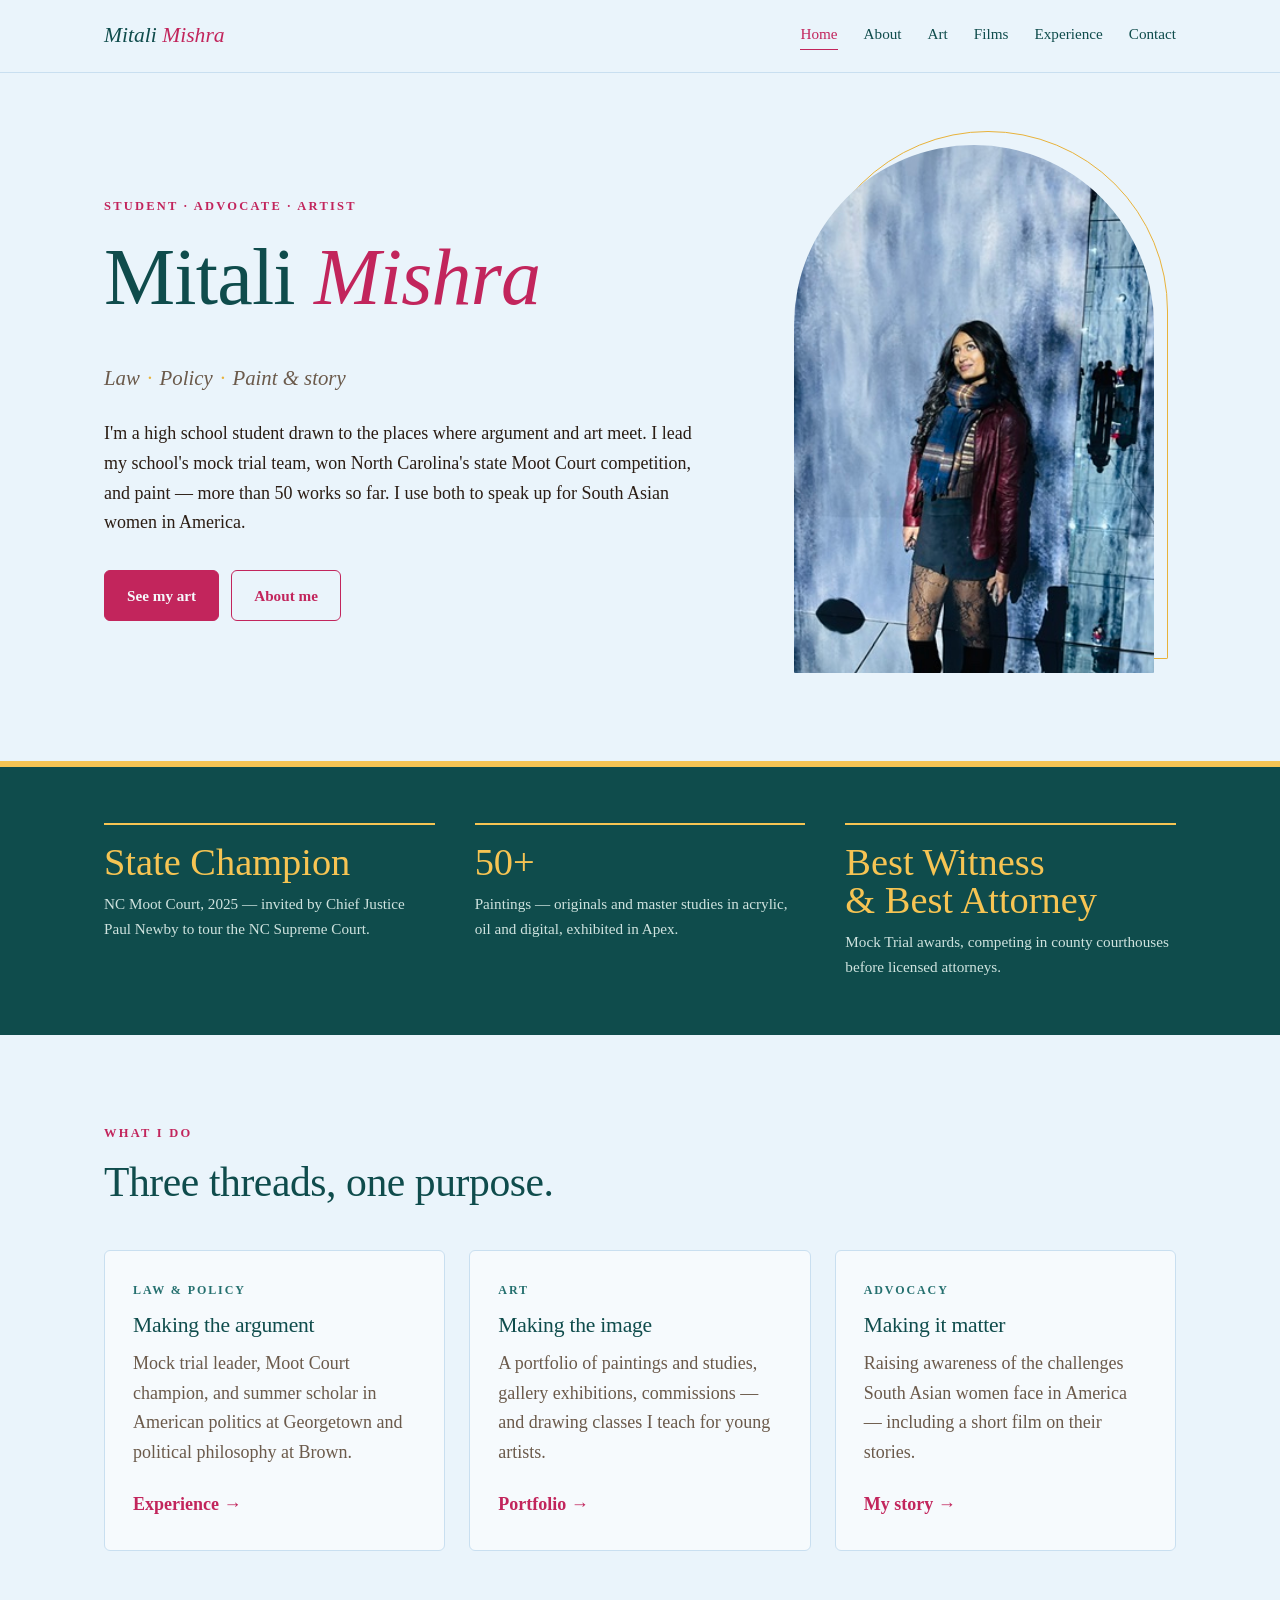
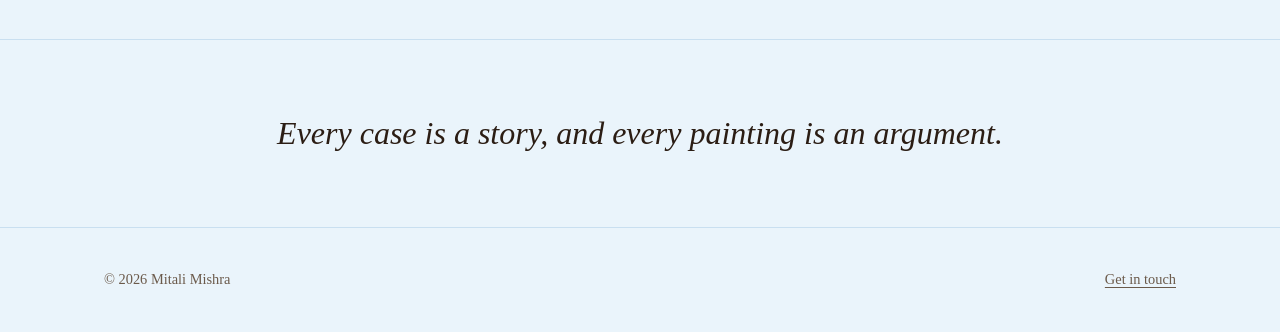
<file: index.html>
<!doctype html>
<html lang="en">
<head>
  <meta charset="utf-8">
  <meta name="viewport" content="width=device-width, initial-scale=1">
  <title>Mitali Mishra — Law, Art &amp; Advocacy</title>
  <meta name="description" content="Mitali Mishra — student advocate, mock trial leader, state Moot Court champion, and painter.">
  <link rel="stylesheet" href="style.css">
</head>
<body>

<header class="site-header">
  <div class="wrap">
    <a class="logo" href="index.html">Mitali <span>Mishra</span></a>
    <nav class="nav" aria-label="Main">
      <a href="index.html" aria-current="page">Home</a>
      <a href="about.html">About</a>
      <a href="art.html">Art</a>
      <a href="films.html">Films</a>
      <a href="experience.html">Experience</a>
      <a href="contact.html">Contact</a>
    </nav>
  </div>
</header>

<main>
  <section class="hero">
    <div class="wrap">
      <div>
        <p class="eyebrow">Student · Advocate · Artist</p>
        <h1>Mitali <em>Mishra</em></h1>
        <p class="roles">Law<b>·</b>Policy<b>·</b>Paint &amp; story</p>
        <p class="lede">
          I'm a high school student drawn to the places where argument and art meet.
          I lead my school's mock trial team, won North Carolina's state Moot Court
          competition, and paint — more than 50 works so far. I use both to
          speak up for South Asian women in America.
        </p>
        <div class="actions">
          <a class="btn btn-primary" href="art.html">See my art</a>
          <a class="btn btn-ghost" href="about.html">About me</a>
        </div>
      </div>
      <figure class="portrait">
        <img src="images/mitali.jpg" alt="Mitali Mishra in an oxblood leather jacket and plaid scarf, standing in a blue light installation">
      </figure>
    </div>
  </section>

  <section class="highlights" aria-label="Highlights">
    <div class="wrap">
      <div class="stat">
        <div class="num">State Champion</div>
        <p>NC Moot Court, 2025 — invited by Chief Justice Paul Newby to tour the NC Supreme Court.</p>
      </div>
      <div class="stat">
        <div class="num">50+</div>
        <p>Paintings — originals and master studies in acrylic, oil and digital, exhibited in Apex.</p>
      </div>
      <div class="stat">
        <div class="num">Best Witness<br>&amp; Best Attorney</div>
        <p>Mock Trial awards, competing in county courthouses before licensed attorneys.</p>
      </div>
    </div>
  </section>

  <section class="section">
    <div class="wrap">
      <div class="section-head">
        <p class="eyebrow">What I do</p>
        <h2>Three threads, one purpose.</h2>
      </div>
      <div class="cards">
        <article class="card">
          <div class="tag">Law &amp; Policy</div>
          <h3>Making the argument</h3>
          <p>Mock trial leader, Moot Court champion, and summer scholar in American politics at Georgetown and political philosophy at Brown.</p>
          <a href="experience.html">Experience</a>
        </article>
        <article class="card">
          <div class="tag">Art</div>
          <h3>Making the image</h3>
          <p>A portfolio of paintings and studies, gallery exhibitions, commissions — and drawing classes I teach for young artists.</p>
          <a href="art.html">Portfolio</a>
        </article>
        <article class="card">
          <div class="tag">Advocacy</div>
          <h3>Making it matter</h3>
          <p>Raising awareness of the challenges South Asian women face in America — including a short film on their stories.</p>
          <a href="about.html">My story</a>
        </article>
      </div>
    </div>
  </section>

  <section class="quote">
    <div class="wrap">
      <blockquote>Every case is a story, and every painting is an argument.</blockquote>
    </div>
  </section>
</main>

<footer class="site-footer">
  <div class="wrap">
    <span>© 2026 Mitali Mishra</span>
    <span><a href="contact.html">Get in touch</a></span>
  </div>
</footer>

</body>
</html>
</file>
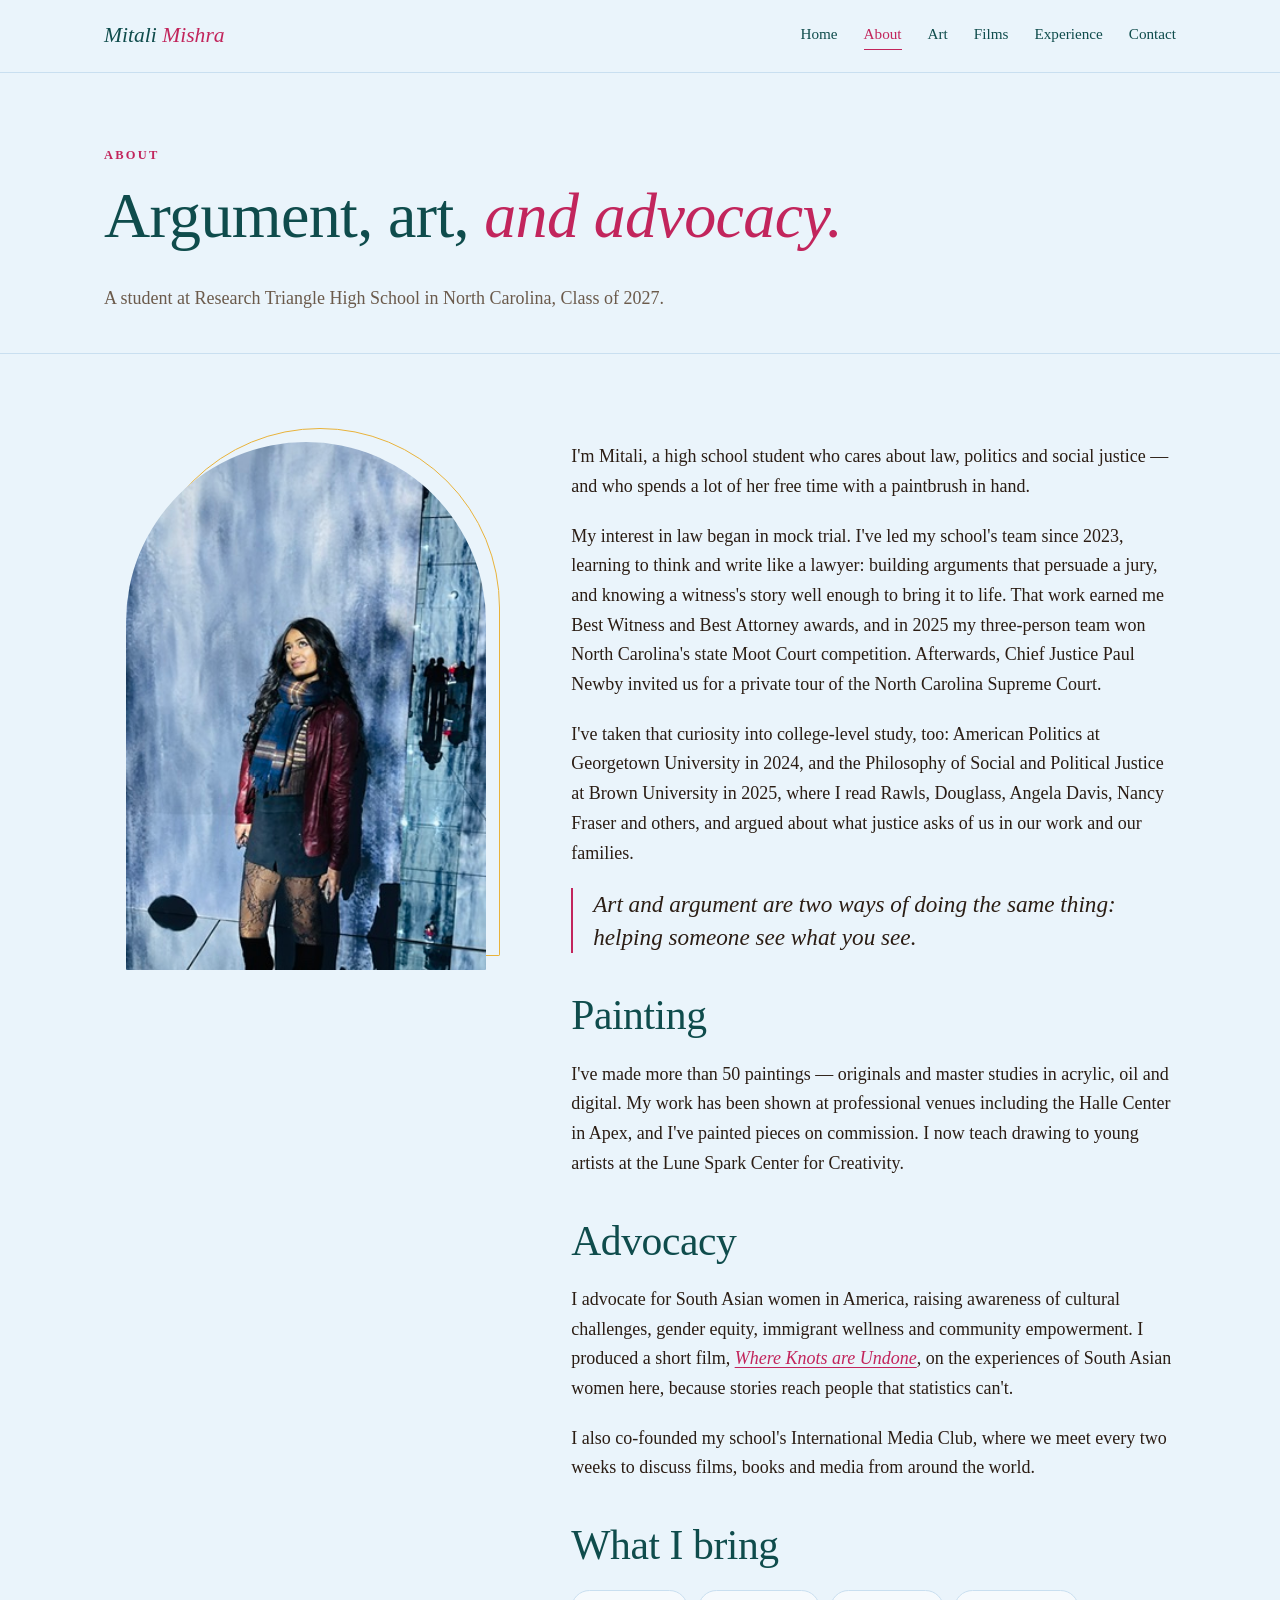
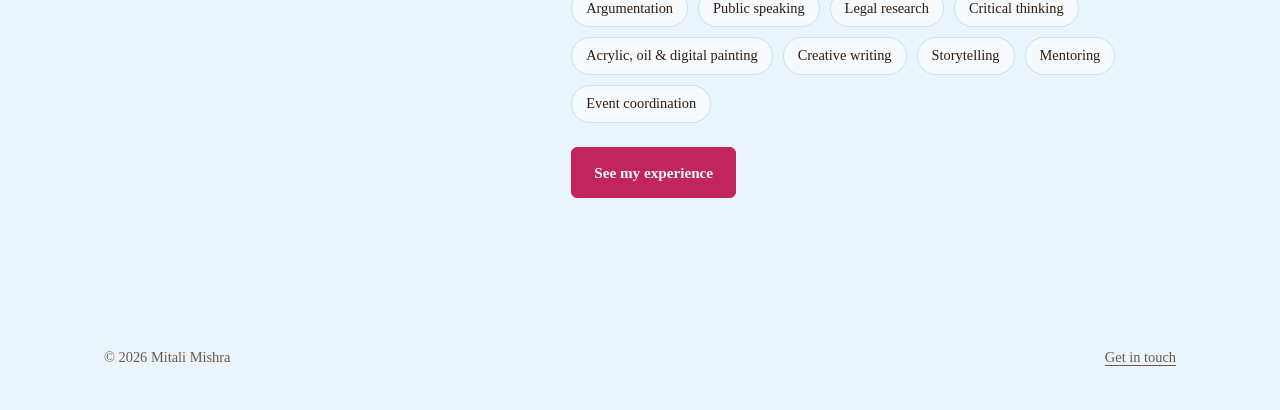
<file: about.html>
<!doctype html>
<html lang="en">
<head>
  <meta charset="utf-8">
  <meta name="viewport" content="width=device-width, initial-scale=1">
  <title>About — Mitali Mishra</title>
  <meta name="description" content="About Mitali Mishra — student advocate, Moot Court champion and painter.">
  <link rel="stylesheet" href="style.css">
</head>
<body>

<header class="site-header">
  <div class="wrap">
    <a class="logo" href="index.html">Mitali <span>Mishra</span></a>
    <nav class="nav" aria-label="Main">
      <a href="index.html">Home</a>
      <a href="about.html" aria-current="page">About</a>
      <a href="art.html">Art</a>
      <a href="films.html">Films</a>
      <a href="experience.html">Experience</a>
      <a href="contact.html">Contact</a>
    </nav>
  </div>
</header>

<main>
  <section class="page-head">
    <div class="wrap">
      <p class="eyebrow">About</p>
      <h1>Argument, art, <em style="color:var(--oxblood)">and advocacy.</em></h1>
      <p class="lede">A student at Research Triangle High School in North Carolina, Class of 2027.</p>
    </div>
  </section>

  <section class="section">
    <div class="wrap about-grid">
      <figure class="portrait">
        <img src="images/mitali.jpg" alt="Mitali Mishra in an oxblood leather jacket and plaid scarf, standing in a blue light installation">
      </figure>
      <div class="prose">
        <p>I'm Mitali, a high school student who cares about law, politics and social justice — and who spends a lot of her free time with a paintbrush in hand.</p>
        <p>My interest in law began in mock trial. I've led my school's team since 2023, learning to think and write like a lawyer: building arguments that persuade a jury, and knowing a witness's story well enough to bring it to life. That work earned me Best Witness and Best Attorney awards, and in 2025 my three-person team won North Carolina's state Moot Court competition. Afterwards, Chief Justice Paul Newby invited us for a private tour of the North Carolina Supreme Court.</p>
        <p>I've taken that curiosity into college-level study, too: American Politics at Georgetown University in 2024, and the Philosophy of Social and Political Justice at Brown University in 2025, where I read Rawls, Douglass, Angela Davis, Nancy Fraser and others, and argued about what justice asks of us in our work and our families.</p>

        <p class="pull">Art and argument are two ways of doing the same thing: helping someone see what you see.</p>

        <h2>Painting</h2>
        <p>I've made more than 50 paintings — originals and master studies in acrylic, oil and digital. My work has been shown at professional venues including the Halle Center in Apex, and I've painted pieces on commission. I now teach drawing to young artists at the Lune Spark Center for Creativity.</p>

        <h2>Advocacy</h2>
        <p>I advocate for South Asian women in America, raising awareness of cultural challenges, gender equity, immigrant wellness and community empowerment. I produced a short film, <a href="films.html"><em>Where Knots are Undone</em></a>, on the experiences of South Asian women here, because stories reach people that statistics can't.</p>
        <p>I also co-founded my school's International Media Club, where we meet every two weeks to discuss films, books and media from around the world.</p>

        <h2>What I bring</h2>
        <ul class="chips">
          <li>Argumentation</li><li>Public speaking</li><li>Legal research</li><li>Critical thinking</li>
          <li>Acrylic, oil &amp; digital painting</li><li>Creative writing</li><li>Storytelling</li>
          <li>Mentoring</li><li>Event coordination</li>
        </ul>
        <p><a class="btn btn-primary" href="experience.html">See my experience</a></p>
      </div>
    </div>
  </section>
</main>

<footer class="site-footer">
  <div class="wrap">
    <span>© 2026 Mitali Mishra</span>
    <span><a href="contact.html">Get in touch</a></span>
  </div>
</footer>

</body>
</html>
</file>
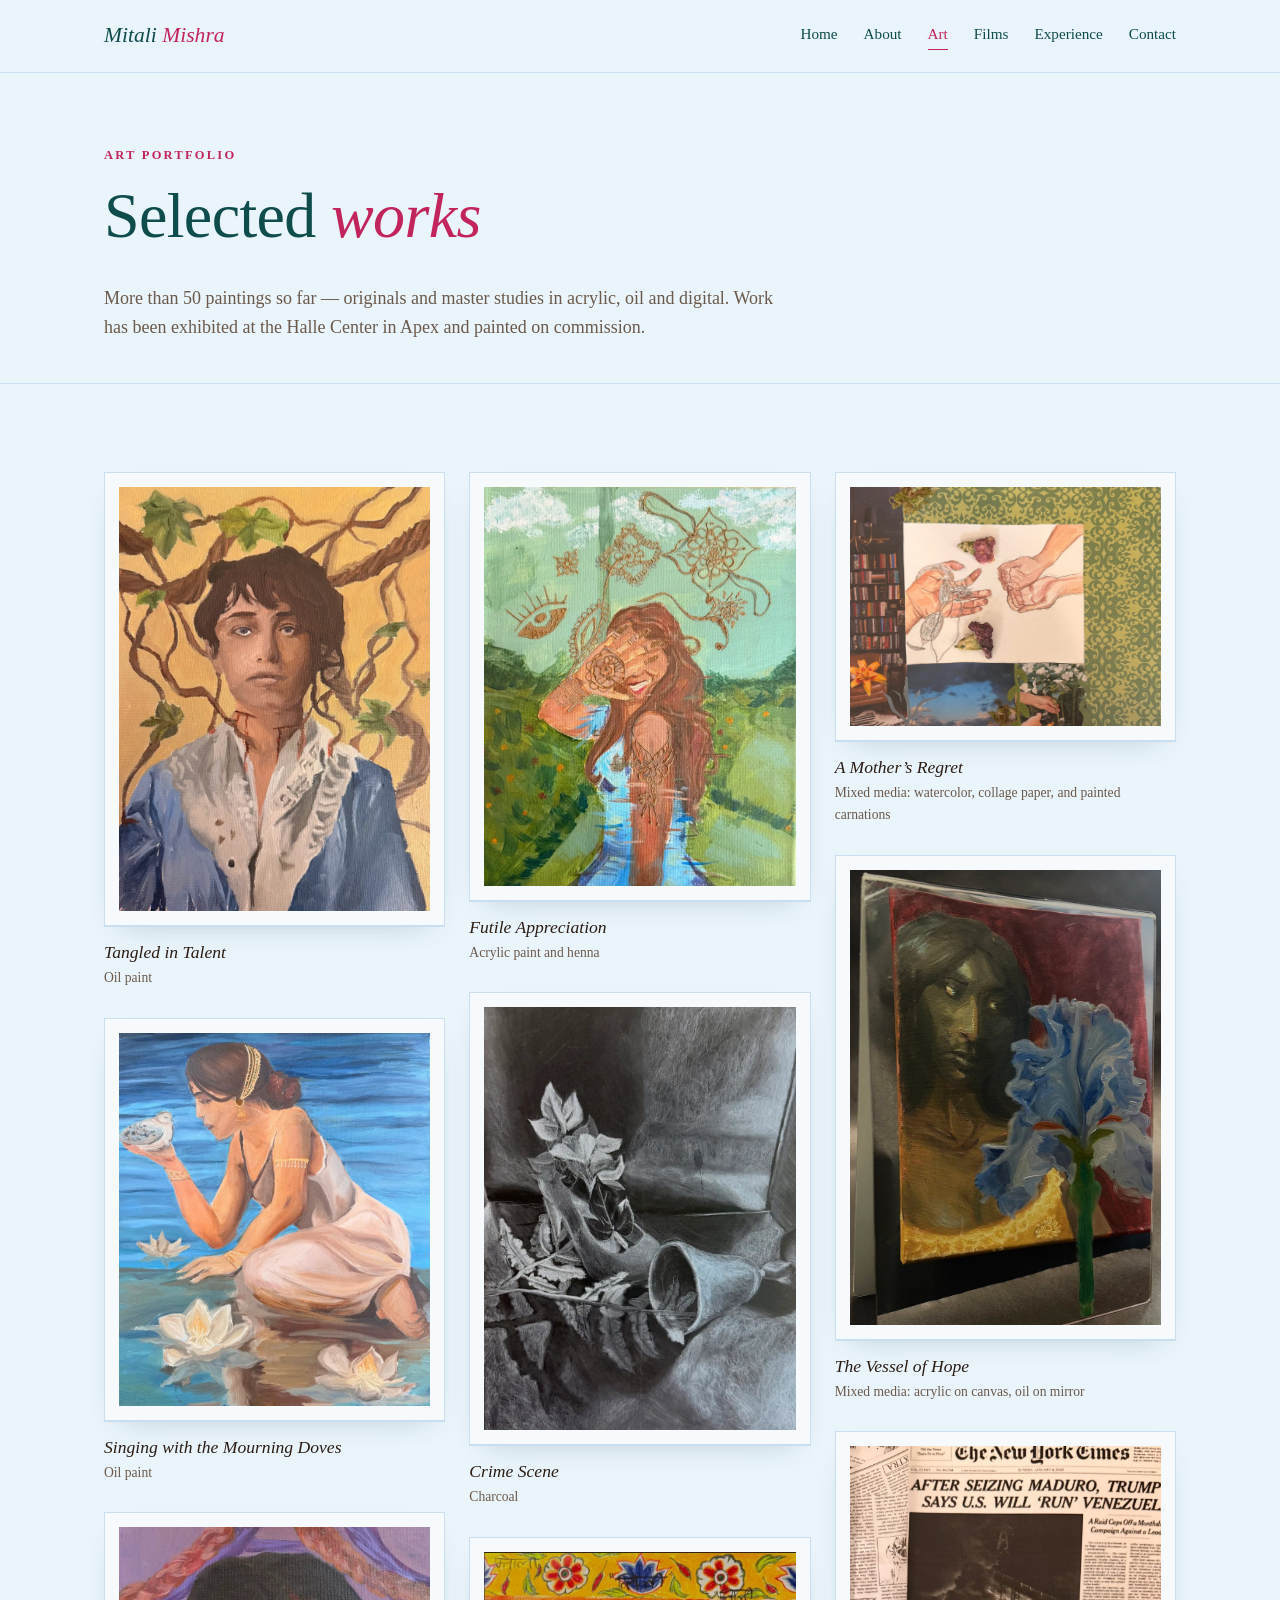
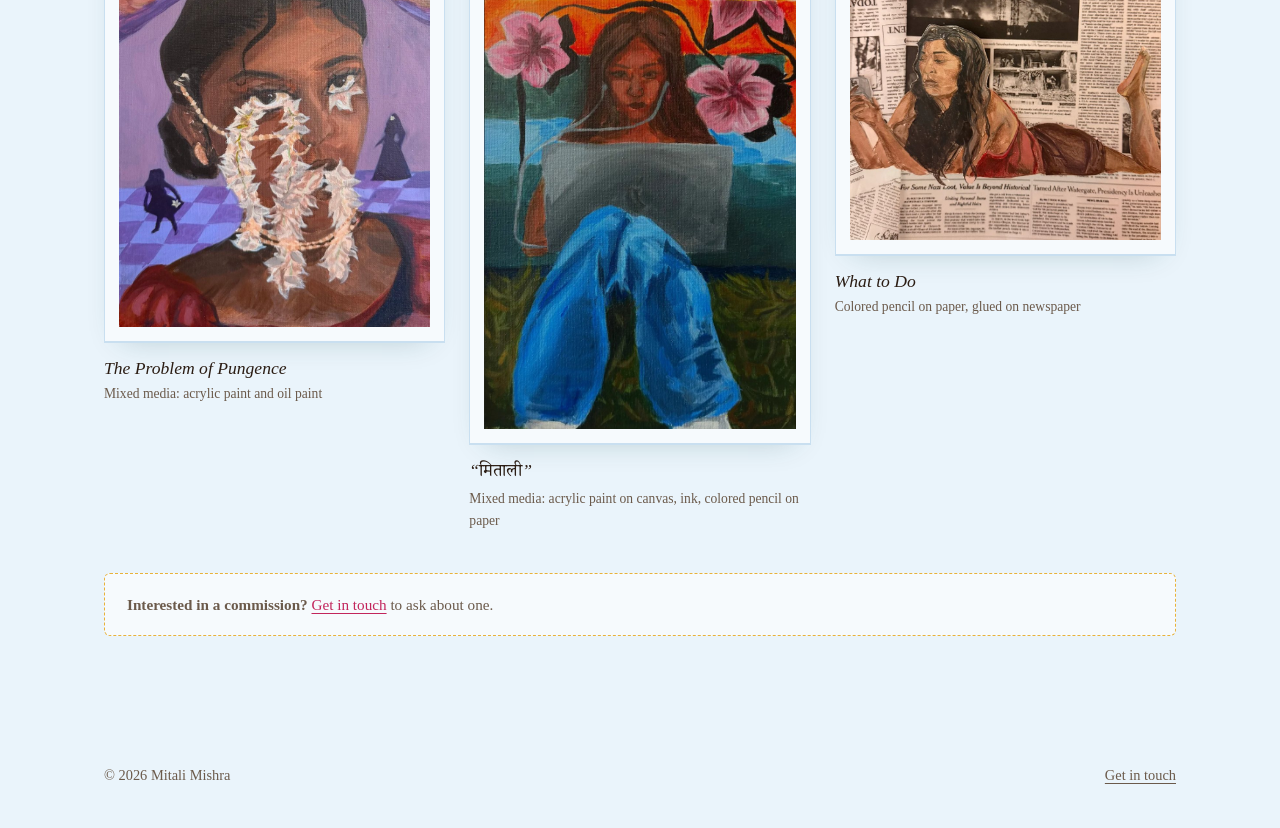
<file: art.html>
<!doctype html>
<html lang="en">
<head>
  <meta charset="utf-8">
  <meta name="viewport" content="width=device-width, initial-scale=1">
  <title>Art — Mitali Mishra</title>
  <meta name="description" content="Paintings and master studies by Mitali Mishra in acrylic, oil and digital.">
  <link href="https://fonts.googleapis.com/css2?family=Noto+Serif+Devanagari:wght@400;500&display=swap" rel="stylesheet">
  <link rel="stylesheet" href="style.css">
</head>
<body>

<header class="site-header">
  <div class="wrap">
    <a class="logo" href="index.html">Mitali <span>Mishra</span></a>
    <nav class="nav" aria-label="Main">
      <a href="index.html">Home</a>
      <a href="about.html">About</a>
      <a href="art.html" aria-current="page">Art</a>
      <a href="films.html">Films</a>
      <a href="experience.html">Experience</a>
      <a href="contact.html">Contact</a>
    </nav>
  </div>
</header>

<main>
  <section class="page-head">
    <div class="wrap">
      <p class="eyebrow">Art Portfolio</p>
      <h1>Selected <em style="color:var(--oxblood)">works</em></h1>
      <p class="lede">More than 50 paintings so far — originals and master studies in acrylic, oil and digital. Work has been exhibited at the Halle Center in Apex and painted on commission.</p>
    </div>
  </section>

  <section class="section">
    <div class="wrap">
      <!--
        To add a painting: save the photo in images/art/ and copy one <figure class="work"> block,
        changing the image path, alt text, title and medium.
      -->
      <div class="gallery">
        <figure class="work">
          <a class="frame" href="images/art/camille.jpg"><img src="images/art/camille.jpg" alt="A young man in a blue shirt framed by twisting vines on a yellow ground" loading="lazy"></a>
          <figcaption><div class="title">Tangled in Talent</div><div class="meta">Oil paint</div></figcaption>
        </figure>
        <figure class="work">
          <a class="frame" href="images/art/dove.jpg"><img src="images/art/dove.jpg" alt="A woman kneeling in blue water among lotus flowers, holding a small white dove" loading="lazy"></a>
          <figcaption><div class="title">Singing with the Mourning Doves</div><div class="meta">Oil paint</div></figcaption>
        </figure>
        <figure class="work">
          <a class="frame" href="images/art/jasmine.jpg"><img src="images/art/jasmine.jpg" alt="A close-up portrait of a woman whose face is veiled by strands of jasmine flowers, against a purple checkered background" loading="lazy"></a>
          <figcaption><div class="title">The Problem of Pungence</div><div class="meta">Mixed media: acrylic paint and oil paint</div></figcaption>
        </figure>
        <figure class="work">
          <a class="frame" href="images/art/henna.jpg"><img src="images/art/henna.jpg" alt="A woman in a green landscape covering her face with a henna-patterned hand, with henna designs in the sky" loading="lazy"></a>
          <figcaption><div class="title">Futile Appreciation</div><div class="meta">Acrylic paint and henna</div></figcaption>
        </figure>
        <figure class="work">
          <a class="frame" href="images/art/crime-scene.jpg"><img src="images/art/crime-scene.jpg" alt="A charcoal still life of leaves and a fallen metal cup on draped fabric" loading="lazy"></a>
          <figcaption><div class="title">Crime Scene</div><div class="meta">Charcoal</div></figcaption>
        </figure>
        <figure class="work">
          <a class="frame" href="images/art/hibiscus.jpg"><img src="images/art/hibiscus.jpg" alt="A figure in blue jeans working on a laptop, framed by pink hibiscus flowers and a folk-art border" loading="lazy"></a>
          <figcaption><div class="title">“<span lang="hi">मिताली</span>”</div><div class="meta">Mixed media: acrylic paint on canvas, ink, colored pencil on paper</div></figcaption>
        </figure>
        <figure class="work">
          <a class="frame" href="images/art/derooting.jpg"><img src="images/art/derooting.jpg" alt="A mixed-media collage of reaching hands and roots surrounded by bookshelves, flowers and patterned paper" loading="lazy"></a>
          <figcaption><div class="title">A Mother’s Regret</div><div class="meta">Mixed media: watercolor, collage paper, and painted carnations</div></figcaption>
        </figure>
        <figure class="work">
          <a class="frame" href="images/art/iris.jpg"><img src="images/art/iris.jpg" alt="A portrait of a woman in shadow beside a large blue iris on a deep red background" loading="lazy"></a>
          <figcaption><div class="title">The Vessel of Hope</div><div class="meta">Mixed media: acrylic on canvas, oil on mirror</div></figcaption>
        </figure>
        <figure class="work">
          <a class="frame" href="images/art/laying-down.jpg"><img src="images/art/laying-down.jpg" alt="A woman drawn in colored pencil lying across a newspaper front page" loading="lazy"></a>
          <figcaption><div class="title">What to Do</div><div class="meta">Colored pencil on paper, glued on newspaper</div></figcaption>
        </figure>
      </div>

      <div class="note">
        <strong>Interested in a commission?</strong> <a href="contact.html">Get in touch</a> to ask about one.
      </div>
    </div>
  </section>
</main>

<footer class="site-footer">
  <div class="wrap">
    <span>© 2026 Mitali Mishra</span>
    <span><a href="contact.html">Get in touch</a></span>
  </div>
</footer>

</body>
</html>
</file>
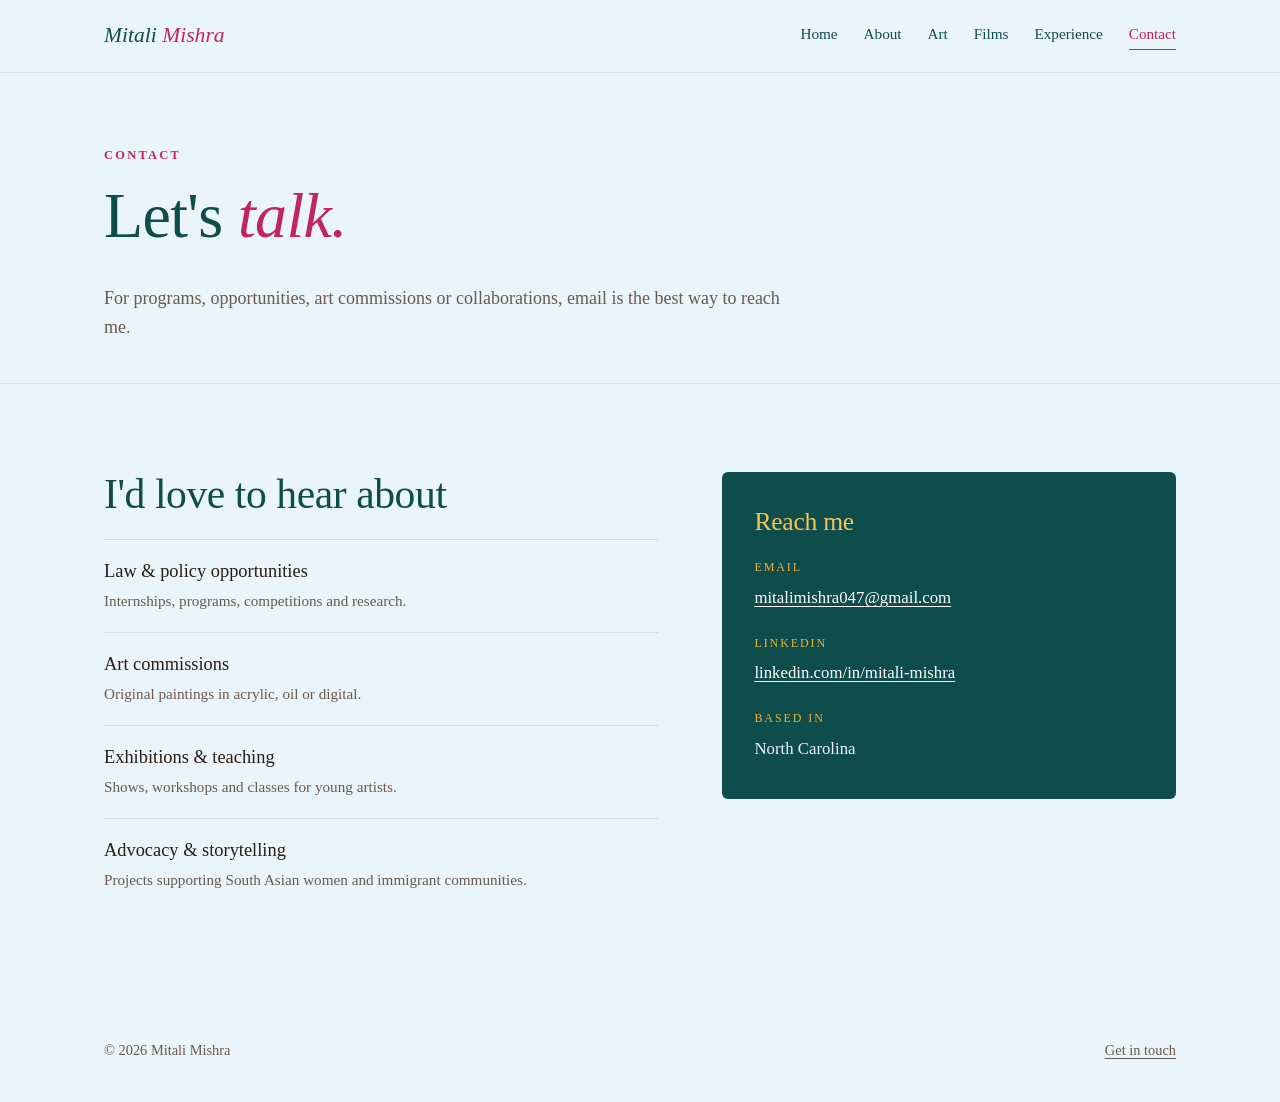
<file: contact.html>
<!doctype html>
<html lang="en">
<head>
  <meta charset="utf-8">
  <meta name="viewport" content="width=device-width, initial-scale=1">
  <title>Contact — Mitali Mishra</title>
  <meta name="description" content="Get in touch with Mitali Mishra.">
  <link rel="stylesheet" href="style.css">
</head>
<body>

<header class="site-header">
  <div class="wrap">
    <a class="logo" href="index.html">Mitali <span>Mishra</span></a>
    <nav class="nav" aria-label="Main">
      <a href="index.html">Home</a>
      <a href="about.html">About</a>
      <a href="art.html">Art</a>
      <a href="films.html">Films</a>
      <a href="experience.html">Experience</a>
      <a href="contact.html" aria-current="page">Contact</a>
    </nav>
  </div>
</header>

<main>
  <section class="page-head">
    <div class="wrap">
      <p class="eyebrow">Contact</p>
      <h1>Let's <em style="color:var(--oxblood)">talk.</em></h1>
      <p class="lede">For programs, opportunities, art commissions or collaborations, email is the best way to reach me.</p>
    </div>
  </section>

  <section class="section">
    <div class="wrap contact-grid">
      <div>
        <h2>I'd love to hear about</h2>
        <ul class="topics">
          <li><strong>Law &amp; policy opportunities</strong><span>Internships, programs, competitions and research.</span></li>
          <li><strong>Art commissions</strong><span>Original paintings in acrylic, oil or digital.</span></li>
          <li><strong>Exhibitions &amp; teaching</strong><span>Shows, workshops and classes for young artists.</span></li>
          <li><strong>Advocacy &amp; storytelling</strong><span>Projects supporting South Asian women and immigrant communities.</span></li>
        </ul>
      </div>
      <aside class="contact-card">
        <h2>Reach me</h2>
        <dl>
          <dt>Email</dt>
          <dd><a href="mailto:mitalimishra047@gmail.com">mitalimishra047@gmail.com</a></dd>
          <dt>LinkedIn</dt>
          <dd><a href="https://www.linkedin.com/in/mitali-mishra-4a6a2a381/" rel="noopener">linkedin.com/in/mitali-mishra</a></dd>
          <dt>Based in</dt>
          <dd>North Carolina</dd>
        </dl>
      </aside>
    </div>
  </section>
</main>

<footer class="site-footer">
  <div class="wrap">
    <span>© 2026 Mitali Mishra</span>
    <span><a href="contact.html">Get in touch</a></span>
  </div>
</footer>

</body>
</html>
</file>
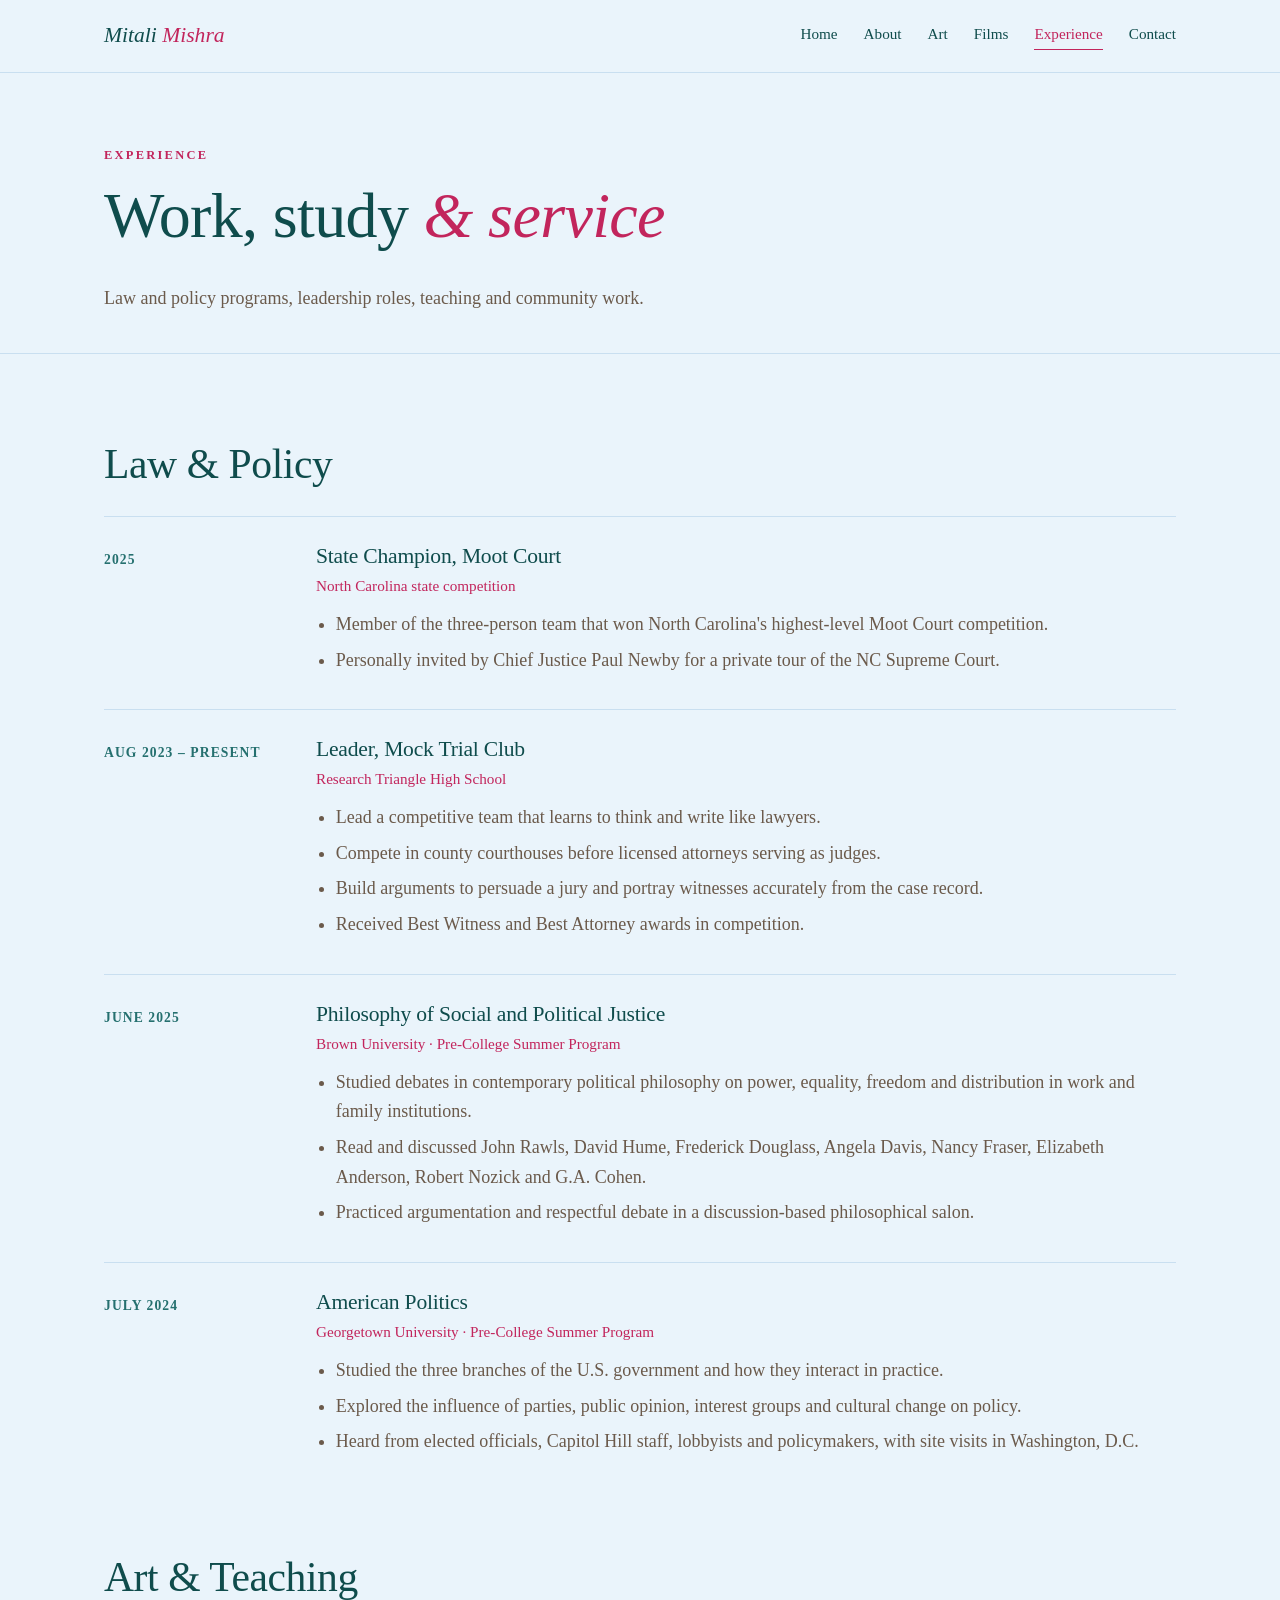
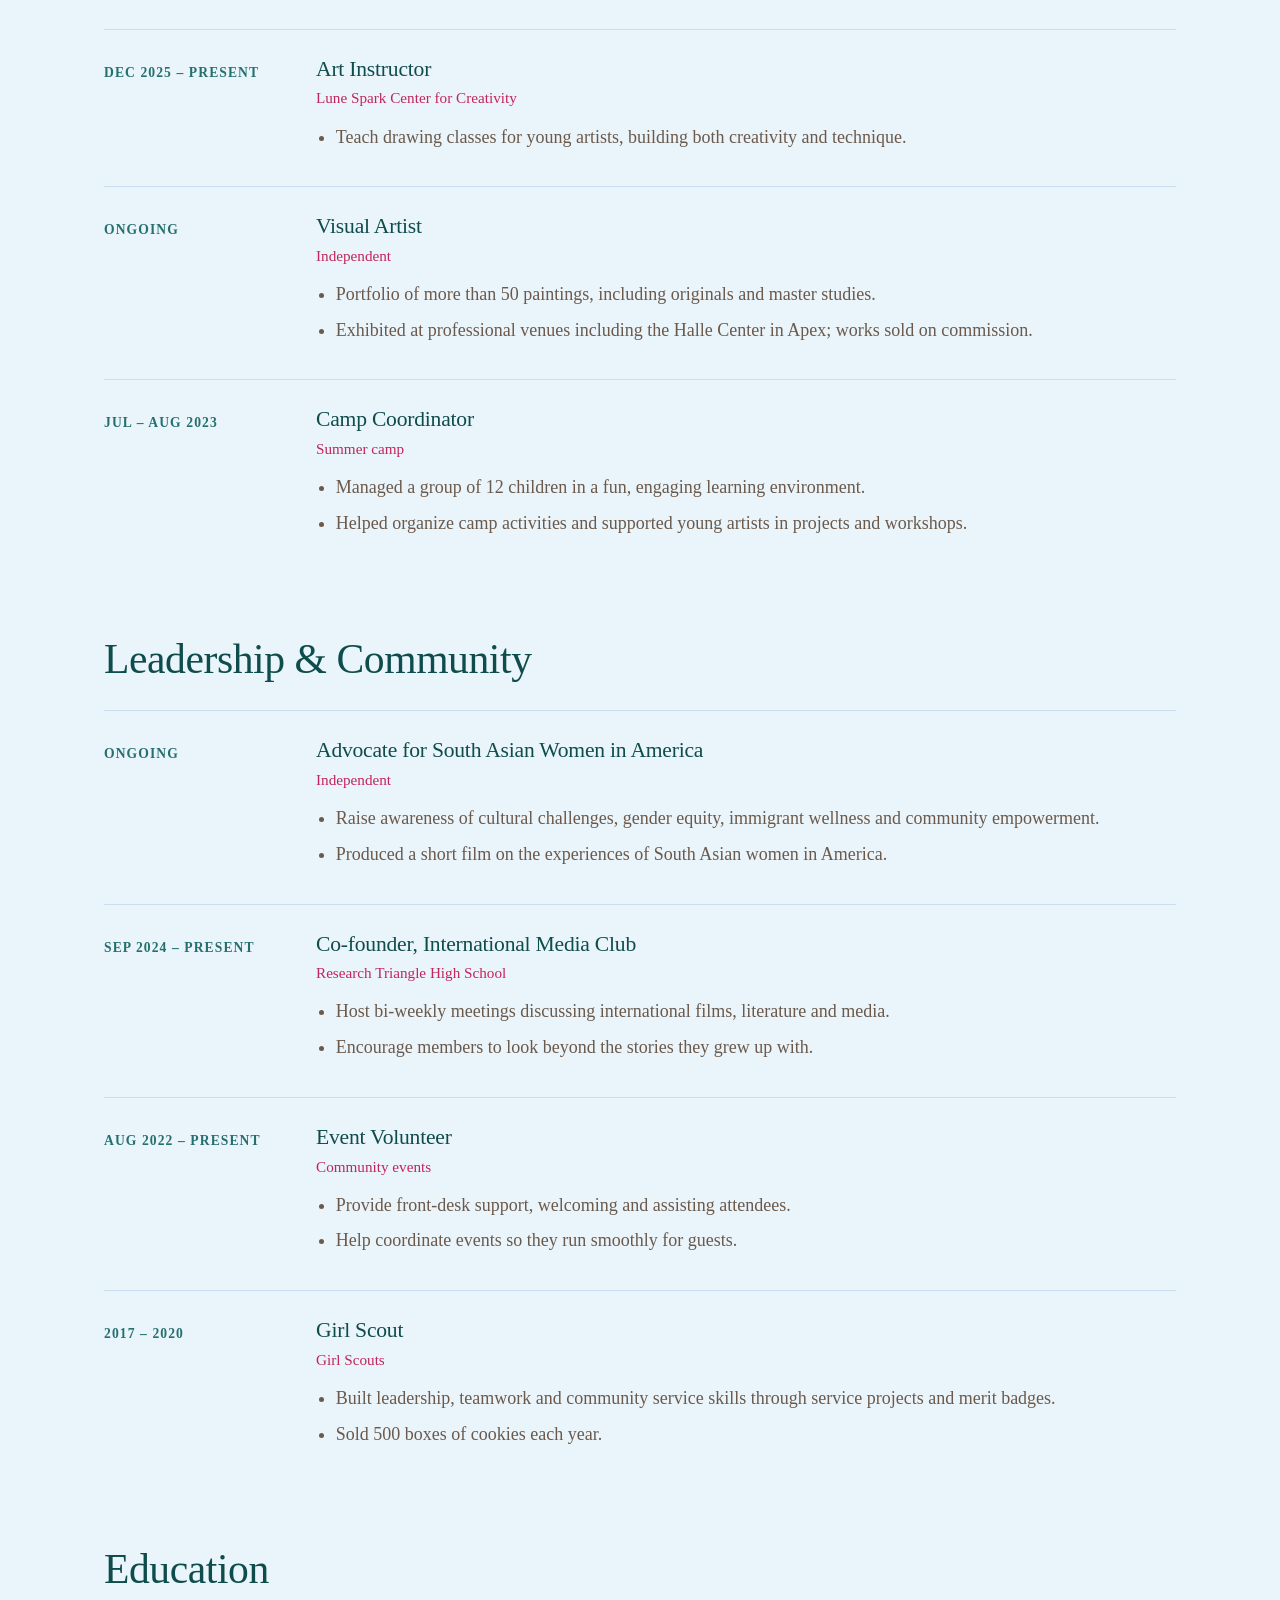
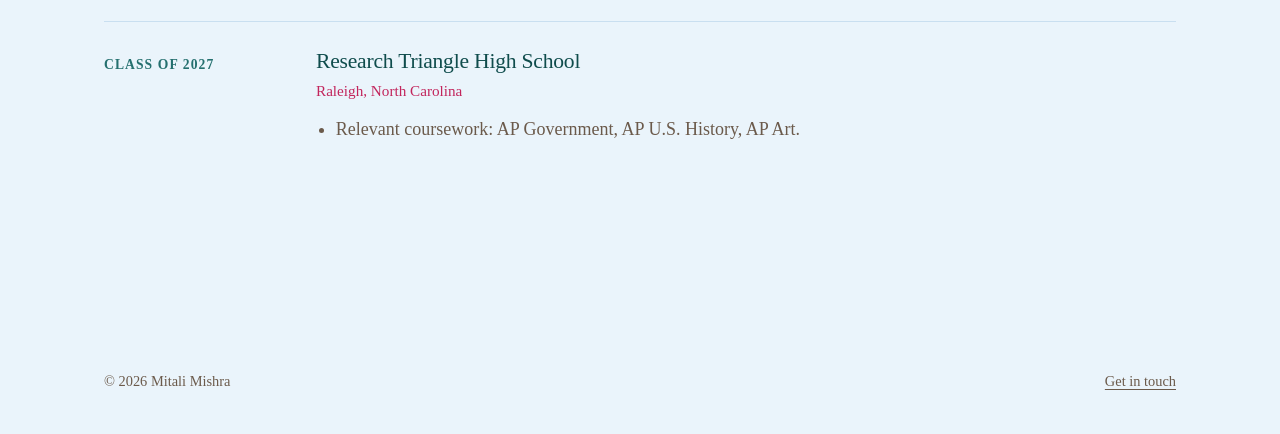
<file: experience.html>
<!doctype html>
<html lang="en">
<head>
  <meta charset="utf-8">
  <meta name="viewport" content="width=device-width, initial-scale=1">
  <title>Experience — Mitali Mishra</title>
  <meta name="description" content="Mitali Mishra's experience in law, policy, art, teaching and community leadership.">
  <link rel="stylesheet" href="style.css">
</head>
<body>

<header class="site-header">
  <div class="wrap">
    <a class="logo" href="index.html">Mitali <span>Mishra</span></a>
    <nav class="nav" aria-label="Main">
      <a href="index.html">Home</a>
      <a href="about.html">About</a>
      <a href="art.html">Art</a>
      <a href="films.html">Films</a>
      <a href="experience.html" aria-current="page">Experience</a>
      <a href="contact.html">Contact</a>
    </nav>
  </div>
</header>

<main>
  <section class="page-head">
    <div class="wrap">
      <p class="eyebrow">Experience</p>
      <h1>Work, study <em style="color:var(--oxblood)">&amp; service</em></h1>
      <p class="lede">Law and policy programs, leadership roles, teaching and community work.</p>
    </div>
  </section>

  <section class="section">
    <div class="wrap">
      <div class="timeline-group">
        <h2>Law &amp; Policy</h2>
        <article class="entry">
          <div class="when">2025</div>
          <div>
            <h3>State Champion, Moot Court</h3>
            <p class="where">North Carolina state competition</p>
            <ul>
            <li>Member of the three-person team that won North Carolina's highest-level Moot Court competition.</li>
            <li>Personally invited by Chief Justice Paul Newby for a private tour of the NC Supreme Court.</li>
            </ul>
          </div>
        </article>
        <article class="entry">
          <div class="when">Aug 2023 – Present</div>
          <div>
            <h3>Leader, Mock Trial Club</h3>
            <p class="where">Research Triangle High School</p>
            <ul>
            <li>Lead a competitive team that learns to think and write like lawyers.</li>
            <li>Compete in county courthouses before licensed attorneys serving as judges.</li>
            <li>Build arguments to persuade a jury and portray witnesses accurately from the case record.</li>
            <li>Received Best Witness and Best Attorney awards in competition.</li>
            </ul>
          </div>
        </article>
        <article class="entry">
          <div class="when">June 2025</div>
          <div>
            <h3>Philosophy of Social and Political Justice</h3>
            <p class="where">Brown University · Pre-College Summer Program</p>
            <ul>
            <li>Studied debates in contemporary political philosophy on power, equality, freedom and distribution in work and family institutions.</li>
            <li>Read and discussed John Rawls, David Hume, Frederick Douglass, Angela Davis, Nancy Fraser, Elizabeth Anderson, Robert Nozick and G.A. Cohen.</li>
            <li>Practiced argumentation and respectful debate in a discussion-based philosophical salon.</li>
            </ul>
          </div>
        </article>
        <article class="entry">
          <div class="when">July 2024</div>
          <div>
            <h3>American Politics</h3>
            <p class="where">Georgetown University · Pre-College Summer Program</p>
            <ul>
            <li>Studied the three branches of the U.S. government and how they interact in practice.</li>
            <li>Explored the influence of parties, public opinion, interest groups and cultural change on policy.</li>
            <li>Heard from elected officials, Capitol Hill staff, lobbyists and policymakers, with site visits in Washington, D.C.</li>
            </ul>
          </div>
        </article>
      </div>

      <div class="timeline-group">
        <h2>Art &amp; Teaching</h2>
        <article class="entry">
          <div class="when">Dec 2025 – Present</div>
          <div>
            <h3>Art Instructor</h3>
            <p class="where">Lune Spark Center for Creativity</p>
            <ul>
            <li>Teach drawing classes for young artists, building both creativity and technique.</li>
            </ul>
          </div>
        </article>
        <article class="entry">
          <div class="when">Ongoing</div>
          <div>
            <h3>Visual Artist</h3>
            <p class="where">Independent</p>
            <ul>
            <li>Portfolio of more than 50 paintings, including originals and master studies.</li>
            <li>Exhibited at professional venues including the Halle Center in Apex; works sold on commission.</li>
            </ul>
          </div>
        </article>
        <article class="entry">
          <div class="when">Jul – Aug 2023</div>
          <div>
            <h3>Camp Coordinator</h3>
            <p class="where">Summer camp</p>
            <ul>
            <li>Managed a group of 12 children in a fun, engaging learning environment.</li>
            <li>Helped organize camp activities and supported young artists in projects and workshops.</li>
            </ul>
          </div>
        </article>
      </div>

      <div class="timeline-group">
        <h2>Leadership &amp; Community</h2>
        <article class="entry">
          <div class="when">Ongoing</div>
          <div>
            <h3>Advocate for South Asian Women in America</h3>
            <p class="where">Independent</p>
            <ul>
            <li>Raise awareness of cultural challenges, gender equity, immigrant wellness and community empowerment.</li>
            <li>Produced a short film on the experiences of South Asian women in America.</li>
            </ul>
          </div>
        </article>
        <article class="entry">
          <div class="when">Sep 2024 – Present</div>
          <div>
            <h3>Co-founder, International Media Club</h3>
            <p class="where">Research Triangle High School</p>
            <ul>
            <li>Host bi-weekly meetings discussing international films, literature and media.</li>
            <li>Encourage members to look beyond the stories they grew up with.</li>
            </ul>
          </div>
        </article>
        <article class="entry">
          <div class="when">Aug 2022 – Present</div>
          <div>
            <h3>Event Volunteer</h3>
            <p class="where">Community events</p>
            <ul>
            <li>Provide front-desk support, welcoming and assisting attendees.</li>
            <li>Help coordinate events so they run smoothly for guests.</li>
            </ul>
          </div>
        </article>
        <article class="entry">
          <div class="when">2017 – 2020</div>
          <div>
            <h3>Girl Scout</h3>
            <p class="where">Girl Scouts</p>
            <ul>
            <li>Built leadership, teamwork and community service skills through service projects and merit badges.</li>
            <li>Sold 500 boxes of cookies each year.</li>
            </ul>
          </div>
        </article>
      </div>

      <div class="timeline-group">
        <h2>Education</h2>
        <article class="entry">
          <div class="when">Class of 2027</div>
          <div>
            <h3>Research Triangle High School</h3>
            <p class="where">Raleigh, North Carolina</p>
            <ul>
            <li>Relevant coursework: AP Government, AP U.S. History, AP Art.</li>
            </ul>
          </div>
        </article>
      </div>
    </div>
  </section>
</main>

<footer class="site-footer">
  <div class="wrap">
    <span>© 2026 Mitali Mishra</span>
    <span><a href="contact.html">Get in touch</a></span>
  </div>
</footer>

</body>
</html>
</file>
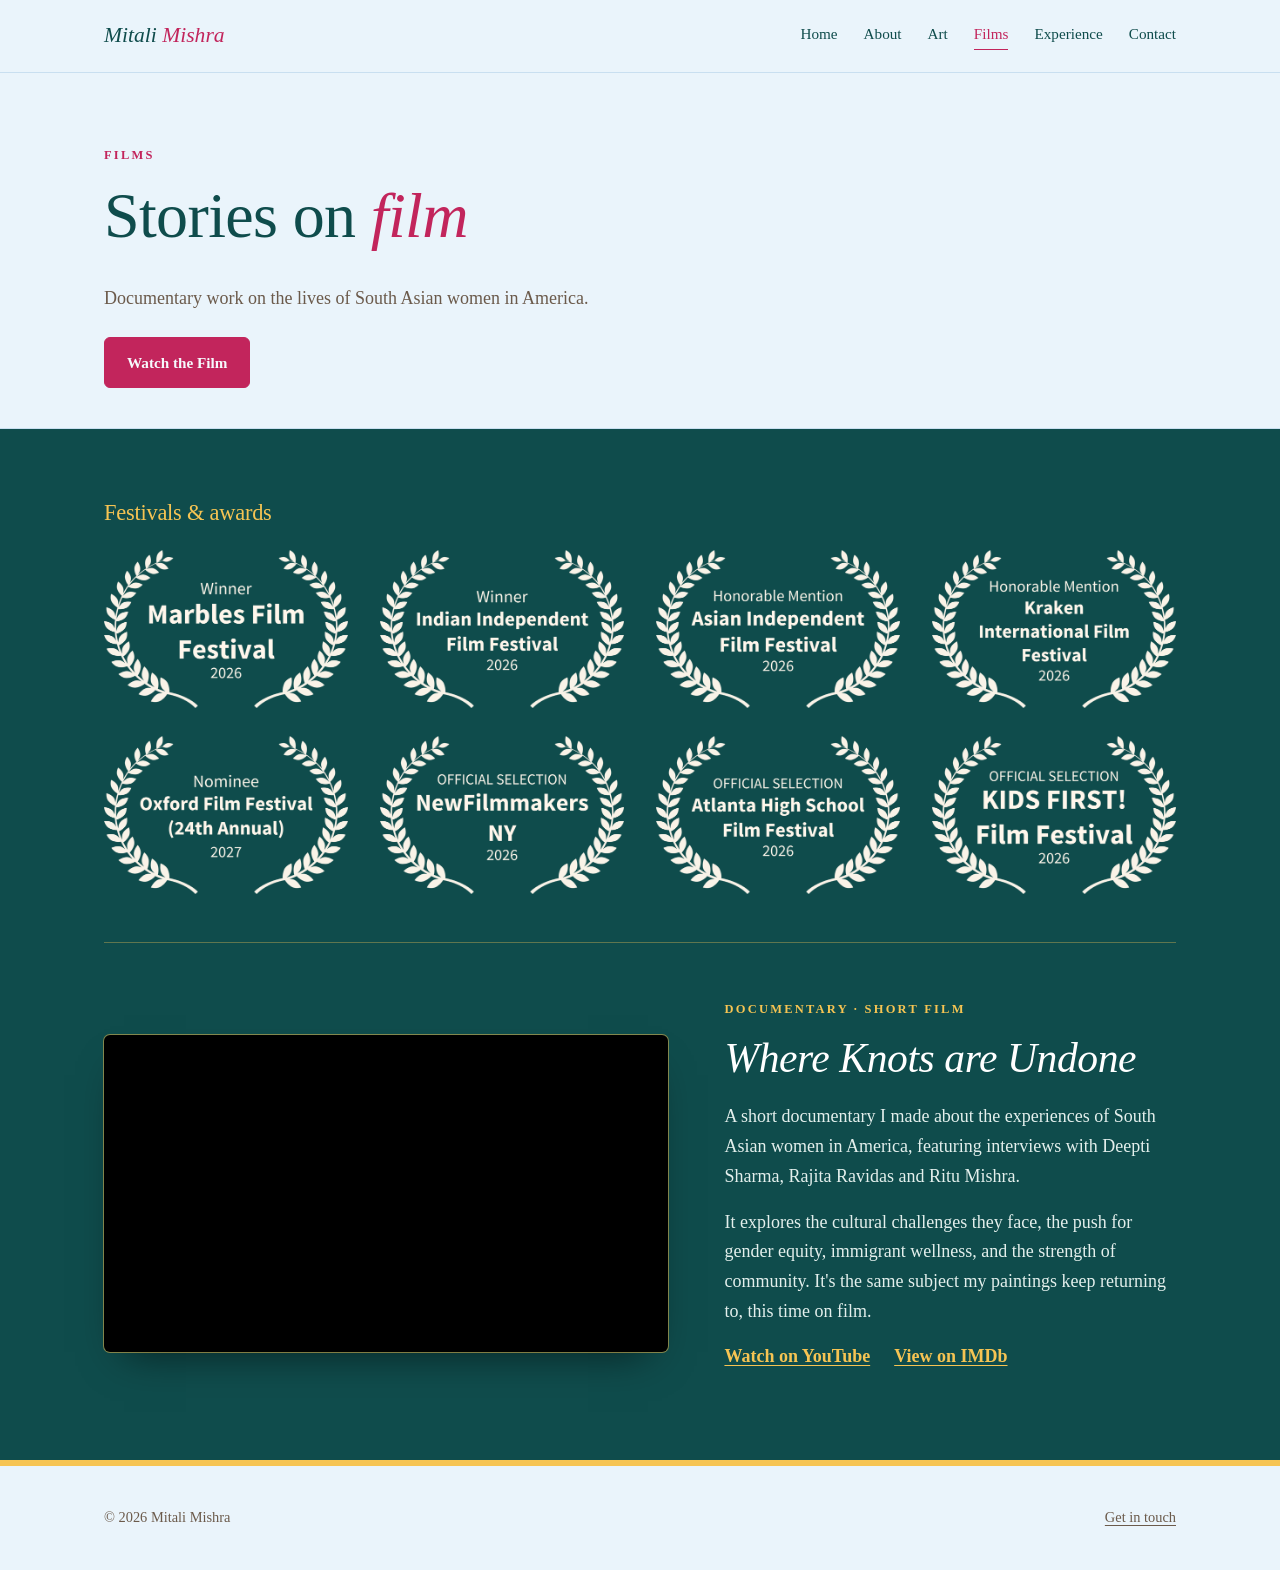
<file: films.html>
<!doctype html>
<html lang="en">
<head>
  <meta charset="utf-8">
  <meta name="viewport" content="width=device-width, initial-scale=1">
  <title>Films — Mitali Mishra</title>
  <meta name="description" content="Films by Mitali Mishra, including Where Knots are Undone, a documentary on South Asian women in America.">
  <link rel="stylesheet" href="style.css">
</head>
<body>

<header class="site-header">
  <div class="wrap">
    <a class="logo" href="index.html">Mitali <span>Mishra</span></a>
    <nav class="nav" aria-label="Main">
      <a href="index.html">Home</a>
      <a href="about.html">About</a>
      <a href="art.html">Art</a>
      <a href="films.html" aria-current="page">Films</a>
      <a href="experience.html">Experience</a>
      <a href="contact.html">Contact</a>
    </nav>
  </div>
</header>

<main>
  <section class="page-head">
    <div class="wrap">
      <p class="eyebrow">Films</p>
      <h1>Stories on <em style="color:var(--oxblood)">film</em></h1>
      <p class="lede">Documentary work on the lives of South Asian women in America.</p>
      <p class="head-actions"><a class="btn btn-primary" href="#watch">Watch the Film</a></p>
    </div>
  </section>

  <section class="film">
    <div class="wrap">
      <h3 class="laurels-title laurels-top">Festivals &amp; awards</h3>
      <ul class="laurels">
          <li><img src="images/laurels/winner-marbles.png" alt="Winner, Marbles Film Festival 2026" loading="lazy"></li>
          <li><img src="images/laurels/winner-indian-independent.png" alt="Winner, Indian Independent Film Festival 2026" loading="lazy"></li>
          <li><img src="images/laurels/hm-asian-independent.png" alt="Honorable Mention, Asian Independent Film Festival 2026" loading="lazy"></li>
          <li><img src="images/laurels/hm-kraken.png" alt="Honorable Mention, Kraken International Film Festival 2026" loading="lazy"></li>
          <li><img src="images/laurels/nominee-oxford.png" alt="Nominee, Oxford Film Festival (24th Annual) 2027" loading="lazy"></li>
          <li><img src="images/laurels/selection-newfilmmakers-ny.png" alt="Official Selection, NewFilmmakers NY 2026" loading="lazy"></li>
          <li><img src="images/laurels/selection-atlanta-hs.png" alt="Official Selection, Atlanta High School Film Festival 2026" loading="lazy"></li>
          <li><img src="images/laurels/selection-kids-first.png" alt="Official Selection, KIDS FIRST! Film Festival 2026" loading="lazy"></li>
      </ul>
    </div>
    <div class="wrap film-grid" id="watch">
      <div class="video">
        <iframe src="https://www.youtube-nocookie.com/embed/FxyJbIoD3rE" title="Where Knots are Undone, a documentary by Mitali Mishra" loading="lazy" allow="accelerometer; clipboard-write; encrypted-media; gyroscope; picture-in-picture; web-share" referrerpolicy="strict-origin-when-cross-origin" allowfullscreen></iframe>
      </div>
      <div class="film-text">
        <p class="eyebrow">Documentary · Short film</p>
        <h2><em>Where Knots are Undone</em></h2>
        <p>A short documentary I made about the experiences of South Asian women in America, featuring interviews with Deepti Sharma, Rajita Ravidas and Ritu Mishra.</p>
        <p>It explores the cultural challenges they face, the push for gender equity, immigrant wellness, and the strength of community. It's the same subject my paintings keep returning to, this time on film.</p>
        <p class="film-links"><a href="https://youtu.be/FxyJbIoD3rE" rel="noopener">Watch on YouTube</a><a href="https://www.imdb.com/title/tt41335643/" rel="noopener">View on IMDb</a></p>
      </div>
    </div>
  </section>
</main>

<footer class="site-footer">
  <div class="wrap">
    <span>© 2026 Mitali Mishra</span>
    <span><a href="contact.html">Get in touch</a></span>
  </div>
</footer>

</body>
</html>
</file>
<file: style.css>
/* ============================================================
   mitalimishra.com — shared stylesheet
   Palette drawn from the portrait: oxblood jacket, navy scarf,
   cool slate light, warm parchment, muted gold.
   ============================================================ */

:root {
  /* Palette: teal, marigold, hibiscus pink, warm cream (henna & hibiscus) */
  --ink: #0f4c4c;          /* deep teal — headings, dark sections */
  --text: #2b1d14;         /* warm dark brown — body text */
  --oxblood: #c2255c;      /* hibiscus pink — links, buttons, accents */
  --oxblood-dark: #9c1a48;
  --gold: #e8b23a;         /* marigold — rules and small details */
  --marigold: #f6c453;
  --slate: #25706f;        /* light teal — small labels */
  --parchment: #eaf4fb;    /* page background — light blue */
  --paper: #f6fafd;        /* cards */
  --muted: #6b5a4b;        /* secondary text */
  --line: #c9dff0;

  --serif: "Times New Roman", Times, serif;
  --sans: "Times New Roman", Times, serif;

  --max: 1120px;
  --radius: 6px;
}

*, *::before, *::after { box-sizing: border-box; }

html { scroll-behavior: smooth; }

body {
  margin: 0;
  background: var(--parchment);
  color: var(--text);
  font-family: var(--sans);
  font-size: 1.125rem;
  line-height: 1.65;
  -webkit-font-smoothing: antialiased;
}

img { max-width: 100%; display: block; }

a { color: var(--oxblood); text-decoration-thickness: 1px; text-underline-offset: 3px; }
a:hover { color: var(--oxblood-dark); }

h1, h2, h3 {
  font-family: var(--serif);
  font-weight: 500;
  line-height: 1.1;
  letter-spacing: -0.01em;
  margin: 0 0 0.5em;
  color: var(--ink);
}
h1 { font-size: clamp(2.8rem, 7vw, 5rem); }
h2 { font-size: clamp(1.8rem, 4vw, 2.6rem); }
h3 { font-size: 1.35rem; }

.wrap { max-width: var(--max); margin: 0 auto; padding: 0 24px; }

.eyebrow {
  font-family: var(--sans);
  font-size: 0.78rem;
  font-weight: 600;
  letter-spacing: 0.18em;
  text-transform: uppercase;
  color: var(--oxblood);
  margin: 0 0 1rem;
}

/* ---------- Header / nav ---------- */
.site-header {
  border-bottom: 1px solid var(--line);
  background: var(--parchment);
  position: sticky; top: 0; z-index: 10;
}
.site-header .wrap {
  display: flex; align-items: center; justify-content: space-between;
  gap: 16px; padding-top: 18px; padding-bottom: 18px; flex-wrap: wrap;
}
.logo {
  font-family: var(--serif); font-size: 1.35rem; font-style: italic;
  color: var(--ink); text-decoration: none;
}
.logo span { color: var(--oxblood); }
.nav { display: flex; gap: 26px; flex-wrap: wrap; }
.nav a {
  color: var(--ink); text-decoration: none; font-size: 0.95rem;
  padding-bottom: 3px; border-bottom: 1px solid transparent;
}
.nav a:hover, .nav a[aria-current="page"] { border-bottom-color: var(--oxblood); color: var(--oxblood); }

/* ---------- Buttons ---------- */
.btn {
  display: inline-block; padding: 12px 22px; border-radius: var(--radius);
  font-weight: 600; font-size: 0.95rem; text-decoration: none;
  border: 1px solid var(--oxblood); transition: background .2s, color .2s;
}
.btn-primary { background: var(--oxblood); color: var(--paper); }
.btn-primary:hover { background: var(--oxblood-dark); color: var(--paper); }
.btn-ghost { color: var(--oxblood); background: transparent; }
.btn-ghost:hover { background: var(--oxblood); color: var(--paper); }

/* ---------- Hero ---------- */
.hero { padding: 72px 0 88px; }
.hero .wrap {
  display: grid; grid-template-columns: 1.2fr 0.8fr; gap: 64px; align-items: center;
}
.hero h1 em { color: var(--oxblood); font-style: italic; }
.hero .roles {
  font-family: var(--serif); font-style: italic; font-size: 1.3rem;
  color: var(--muted); margin: 0 0 1.5rem;
}
.hero .roles b { color: var(--gold); font-weight: 400; padding: 0 .35em; }
.hero p.lede { max-width: 34em; margin: 0 0 2rem; }
.hero .actions { display: flex; gap: 12px; flex-wrap: wrap; }

/* arched portrait frame — a nod to both courthouse and gallery architecture */
.portrait {
  position: relative; justify-self: center; width: min(100%, 360px); margin: 0 auto;
}
.portrait img {
  width: 100%; aspect-ratio: 3 / 4.4; object-fit: cover; object-position: center 22%;
  border-radius: 999px 999px var(--radius) var(--radius);
}
.portrait::after {
  content: ""; position: absolute; inset: -14px -14px 14px 14px;
  border: 1px solid var(--gold);
  border-radius: 999px 999px var(--radius) var(--radius);
  z-index: -1;
}

/* ---------- Highlights strip ---------- */
.highlights { border-top: 6px solid var(--marigold); background: var(--ink); color: var(--parchment); padding: 56px 0; }
.highlights .wrap { display: grid; grid-template-columns: repeat(3, 1fr); gap: 40px; }
.stat { border-top: 2px solid var(--marigold); padding-top: 18px; }
.stat .num { font-family: var(--serif); font-size: 2.4rem; line-height: 1; color: var(--marigold); }
.stat p { margin: .6rem 0 0; color: #cfe3df; font-size: 0.95rem; }

/* ---------- Section ---------- */
.section { padding: 88px 0; }
.section-head { max-width: 40em; margin-bottom: 44px; }

/* ---------- Cards ---------- */
.cards { display: grid; grid-template-columns: repeat(3, 1fr); gap: 24px; }
.card {
  background: var(--paper); border: 1px solid var(--line); border-radius: var(--radius);
  padding: 30px 28px; display: flex; flex-direction: column;
}
.card .tag {
  font-size: 0.75rem; letter-spacing: .16em; text-transform: uppercase;
  color: var(--slate); font-weight: 600; margin-bottom: 14px;
}
.card p { color: var(--muted); margin: 0 0 1.4rem; flex: 1; }
.card a { font-weight: 600; text-decoration: none; }
.card a::after { content: " →"; }

/* ---------- Quote band ---------- */
.quote {
  border-top: 1px solid var(--line); border-bottom: 1px solid var(--line);
  padding: 72px 0; text-align: center;
}
.quote blockquote {
  font-family: var(--serif); font-style: italic; font-size: clamp(1.4rem, 3vw, 2rem);
  max-width: 28em; margin: 0 auto; line-height: 1.35;
}

/* ---------- Footer ---------- */
.site-footer { padding: 40px 0; color: var(--muted); font-size: 0.9rem; }
.site-footer .wrap { display: flex; justify-content: space-between; gap: 16px; flex-wrap: wrap; }
.site-footer a { color: var(--muted); }

/* ---------- Responsive ---------- */
@media (max-width: 860px) {
  .hero { padding: 48px 0 64px; }
  .hero .wrap { grid-template-columns: 1fr; gap: 48px; }
  .portrait { order: -1; width: min(80%, 300px); }
  .highlights .wrap, .cards { grid-template-columns: 1fr; }
  .section { padding: 64px 0; }
}
@media (max-width: 520px) {
  .wrap { padding: 0 16px; }
  .nav { gap: 13px; }
  .nav a { font-size: 0.88rem; }
}

/* ============================================================
   Inner pages
   ============================================================ */

.page-head { padding: 72px 0 40px; border-bottom: 1px solid var(--line); }
.page-head h1 { font-size: clamp(2.4rem, 6vw, 4rem); }
.page-head p.lede { max-width: 38em; color: var(--muted); margin: 0; }

/* ---------- About ---------- */
.about-grid { display: grid; grid-template-columns: 0.8fr 1.2fr; gap: 64px; align-items: start; }
.about-grid .portrait { position: sticky; top: 110px; }
.prose p { margin: 0 0 1.25rem; max-width: 36em; }
.prose h2 { margin-top: 2.5rem; }
.pull {
  font-family: var(--serif); font-style: italic; font-size: 1.45rem; line-height: 1.4;
  border-left: 2px solid var(--oxblood); padding-left: 20px; margin: 2rem 0; max-width: 30em;
}
.chips { display: flex; flex-wrap: wrap; gap: 10px; padding: 0; margin: 0 0 1.5rem; list-style: none; }
.chips li {
  border: 1px solid var(--line); background: var(--paper); border-radius: 999px;
  padding: 6px 14px; font-size: 0.9rem;
}

/* ---------- Experience timeline ---------- */
.timeline-group { margin-bottom: 64px; }
.timeline-group > h2 { margin-bottom: 28px; }
.entry {
  display: grid; grid-template-columns: 180px 1fr; gap: 32px;
  padding: 28px 0; border-top: 1px solid var(--line);
}
.entry .when {
  font-size: 0.85rem; letter-spacing: .08em; text-transform: uppercase;
  color: var(--slate); font-weight: 600; padding-top: 4px;
}
.entry h3 { margin-bottom: 4px; }
.entry .where { color: var(--oxblood); font-size: 0.95rem; margin: 0 0 12px; }
.entry ul { margin: 0; padding-left: 1.1em; color: var(--muted); }
.entry li { margin-bottom: 6px; }

/* ---------- Art gallery ---------- */
.filters { display: flex; flex-wrap: wrap; gap: 10px; margin-bottom: 36px; }
.filters span {
  border: 1px solid var(--line); border-radius: 999px; padding: 6px 16px; font-size: 0.9rem;
  color: var(--muted);
}
.gallery { columns: 3 280px; column-gap: 24px; }
.work { break-inside: avoid; margin: 0 0 28px; }
.work .frame {
  background: var(--paper); border: 1px solid var(--line); padding: 14px;
  box-shadow: 0 1px 0 var(--line), 0 12px 30px -18px rgba(15, 76, 76, .30);
}
.work img { width: 100%; height: auto; }
.work figcaption { padding-top: 12px; }
.work .title { font-family: var(--serif); font-style: italic; font-size: 1.1rem; }
.work .meta { font-size: 0.85rem; color: var(--muted); }
/* placeholder until real photos are added */
.placeholder {
  display: grid; place-items: center; color: var(--slate); font-size: 0.85rem;
  letter-spacing: .12em; text-transform: uppercase;
  background:
    linear-gradient(135deg, rgba(142,157,181,.18), rgba(122,31,43,.10)),
    repeating-linear-gradient(45deg, transparent 0 14px, rgba(176,141,87,.12) 14px 15px);
}
.ratio-tall { aspect-ratio: 4 / 5; }
.ratio-wide { aspect-ratio: 5 / 4; }
.ratio-square { aspect-ratio: 1; }
.note {
  background: var(--paper); border: 1px dashed var(--gold); border-radius: var(--radius);
  padding: 18px 22px; color: var(--muted); font-size: 0.95rem; margin-top: 40px;
}

/* ---------- Contact ---------- */
.contact-grid { display: grid; grid-template-columns: 1.1fr 0.9fr; gap: 64px; align-items: start; }
.contact-card {
  background: var(--ink); color: var(--parchment); border-radius: var(--radius);
  padding: 36px 32px;
}
.contact-card h2 { color: var(--marigold); font-size: 1.6rem; }
.contact-card dl { margin: 0; }
.contact-card dt {
  font-size: 0.75rem; letter-spacing: .16em; text-transform: uppercase; color: var(--gold);
  margin-top: 22px;
}
.contact-card dd { margin: 6px 0 0; font-size: 1.05rem; overflow-wrap: anywhere; }
.contact-card a { color: #fff; }
.contact-card a:hover { color: var(--marigold); }
.topics { list-style: none; padding: 0; margin: 0; }
.topics li { padding: 16px 0; border-top: 1px solid var(--line); }
.topics li strong { display: block; font-family: var(--serif); font-weight: 500; font-size: 1.15rem; }
.topics li span { color: var(--muted); font-size: 0.95rem; }

@media (max-width: 860px) {
  .about-grid, .contact-grid { grid-template-columns: 1fr; gap: 40px; }
  .about-grid .portrait { position: relative; top: auto; width: min(80%, 300px); }
  .entry { grid-template-columns: 1fr; gap: 6px; }
  .page-head { padding: 48px 0 32px; }
}
.work a.frame { display: block; }

/* Devanagari titles */
:lang(hi) { font-family: "Noto Serif Devanagari", var(--serif); font-style: normal; }

/* ---------- Art page: documentary ---------- */
.film { background: var(--ink); color: var(--parchment); padding: 72px 0; border-bottom: 6px solid var(--marigold); }
.film-grid { display: grid; grid-template-columns: 1.25fr 1fr; gap: 56px; align-items: center; }
.film .video { position: relative; aspect-ratio: 16 / 9; border-radius: var(--radius); overflow: hidden;
  box-shadow: 0 0 0 1px rgba(246,196,83,.5), 0 20px 40px -20px rgba(0,0,0,.6); background: #000; }
.film .video iframe { position: absolute; inset: 0; width: 100%; height: 100%; border: 0; }
.film .eyebrow { color: var(--marigold); }
.film h2 { color: #fff; }
.film-text p { color: #e3efec; margin: 0 0 1rem; }
.film-text a { color: var(--marigold); font-weight: 600; }
.film-text a:hover { color: #fff; }
@media (max-width: 860px) {
  .film { padding: 48px 0; }
  .film-grid { grid-template-columns: 1fr; gap: 28px; }
}
.film-links { display: flex; flex-wrap: wrap; gap: 24px; }

/* ---------- Films page: festival laurels ---------- */
.laurels-title { color: var(--marigold); font-size: 1.4rem; margin: 64px 0 24px; padding-top: 40px; border-top: 1px solid rgba(246,196,83,.35); }
.laurels { list-style: none; margin: 0; padding: 0; display: grid; grid-template-columns: repeat(4, 1fr); gap: 28px 32px; align-items: center; }
.laurels img { width: 100%; height: auto; }
@media (max-width: 860px) { .laurels { grid-template-columns: repeat(2, 1fr); gap: 20px; } .laurels-title { margin-top: 40px; } }
.laurels-top { margin: 0 0 24px; padding-top: 0; border-top: 0; }
.film .laurels { margin-bottom: 56px; padding-bottom: 48px; border-bottom: 1px solid rgba(246,196,83,.35); }
.head-actions { margin: 1.5rem 0 0; }
#watch { scroll-margin-top: 110px; }
</file>
